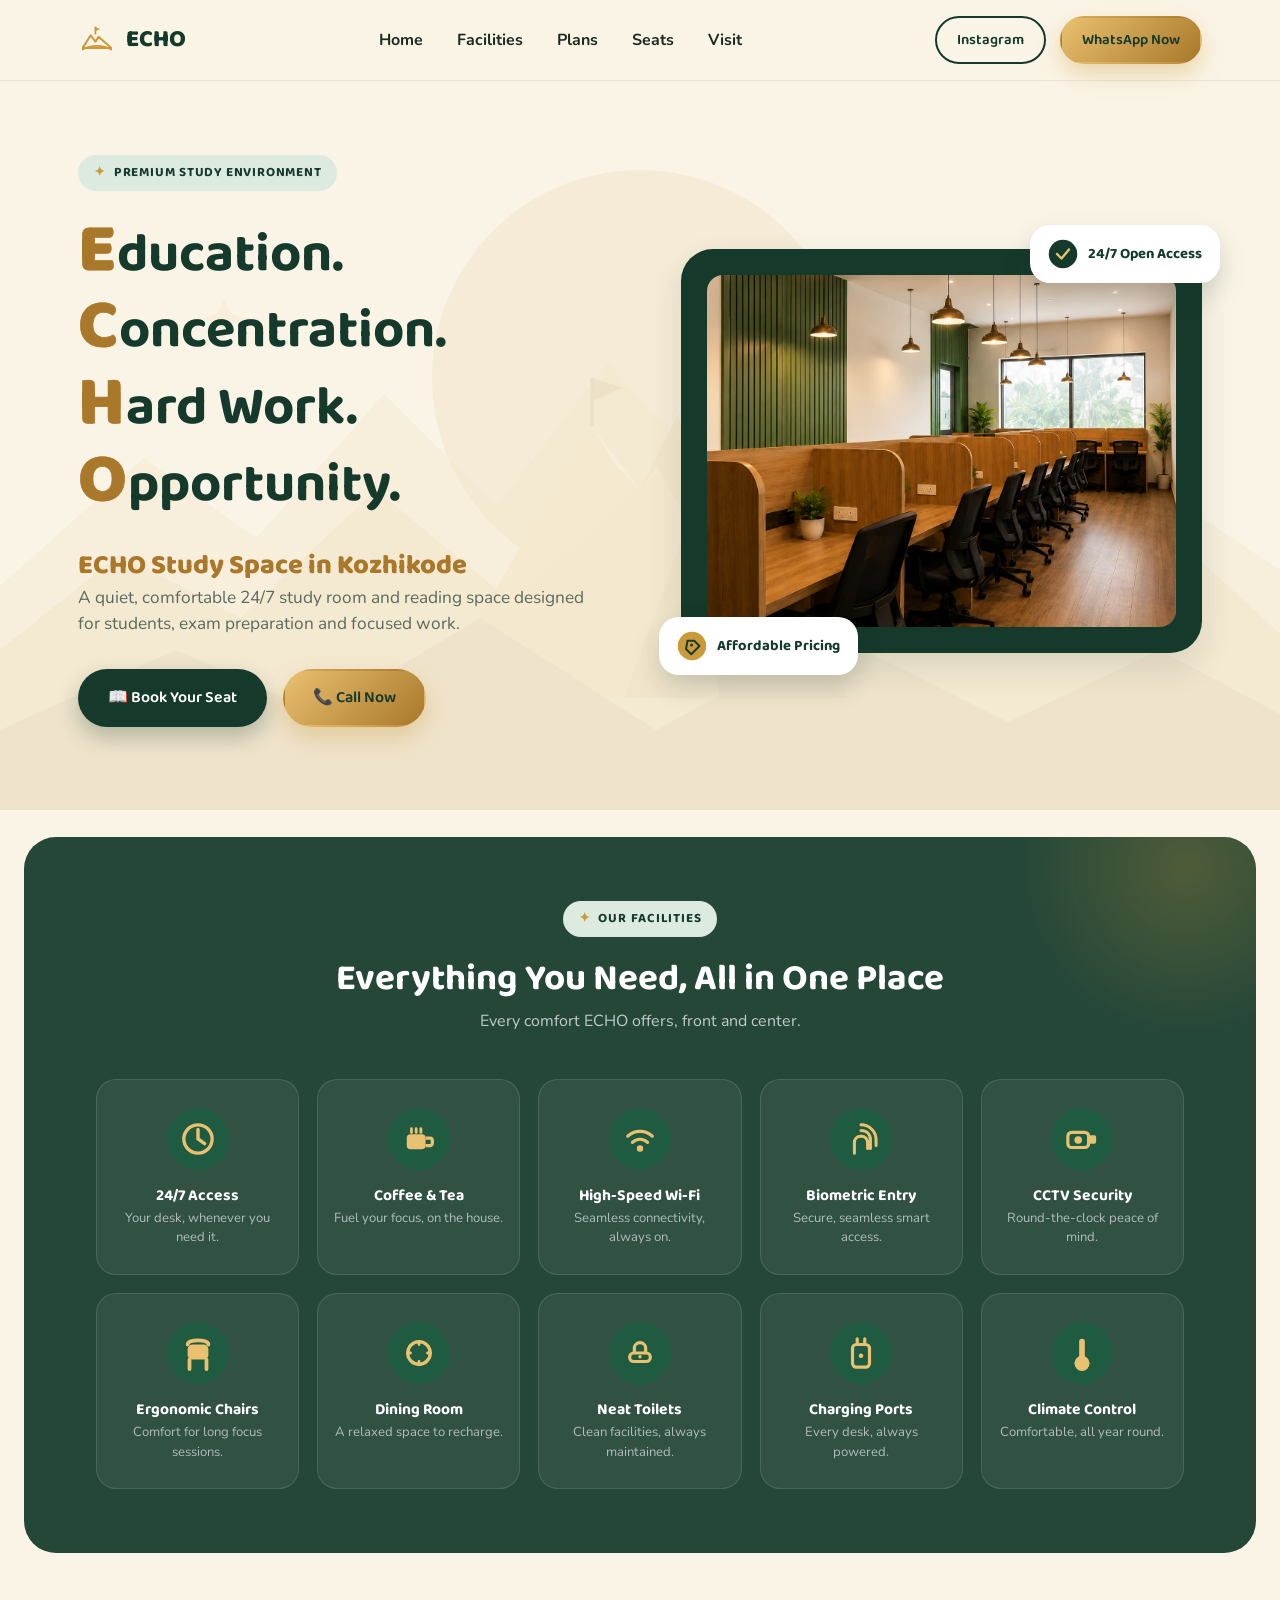
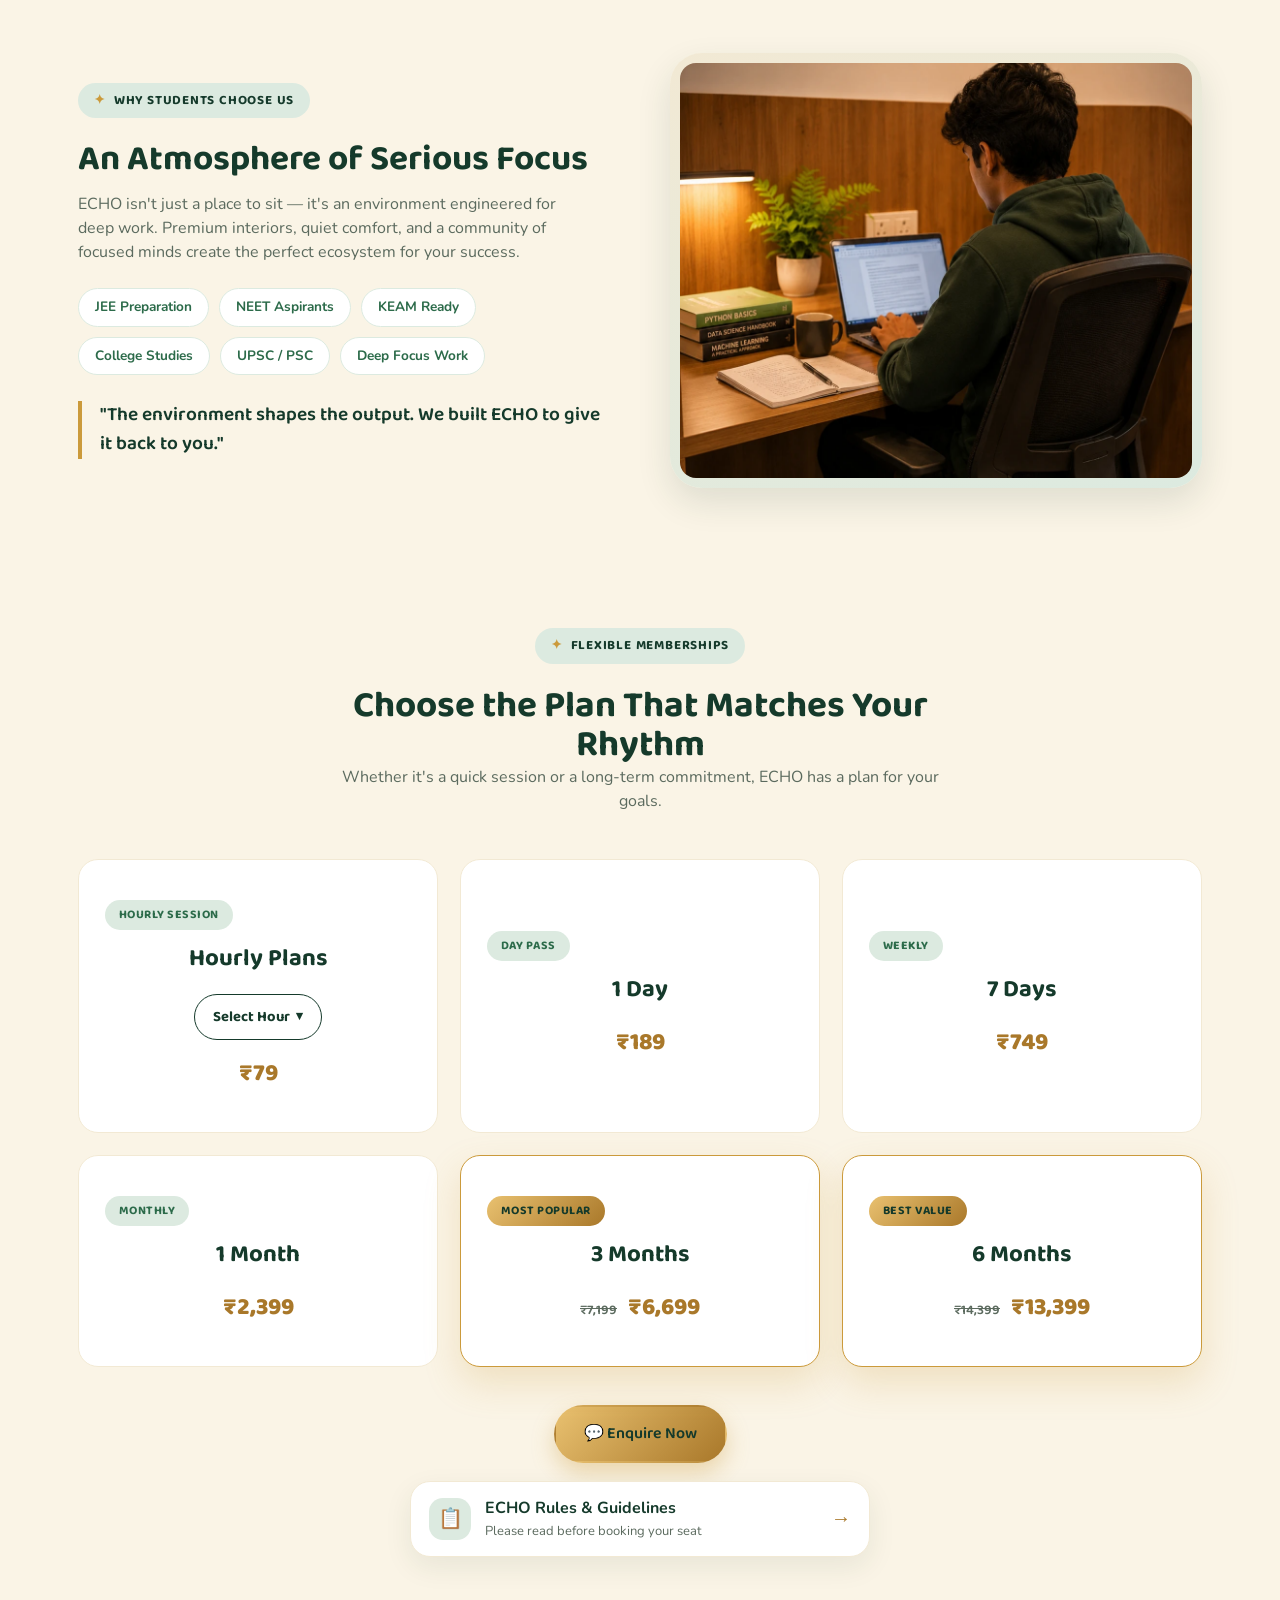
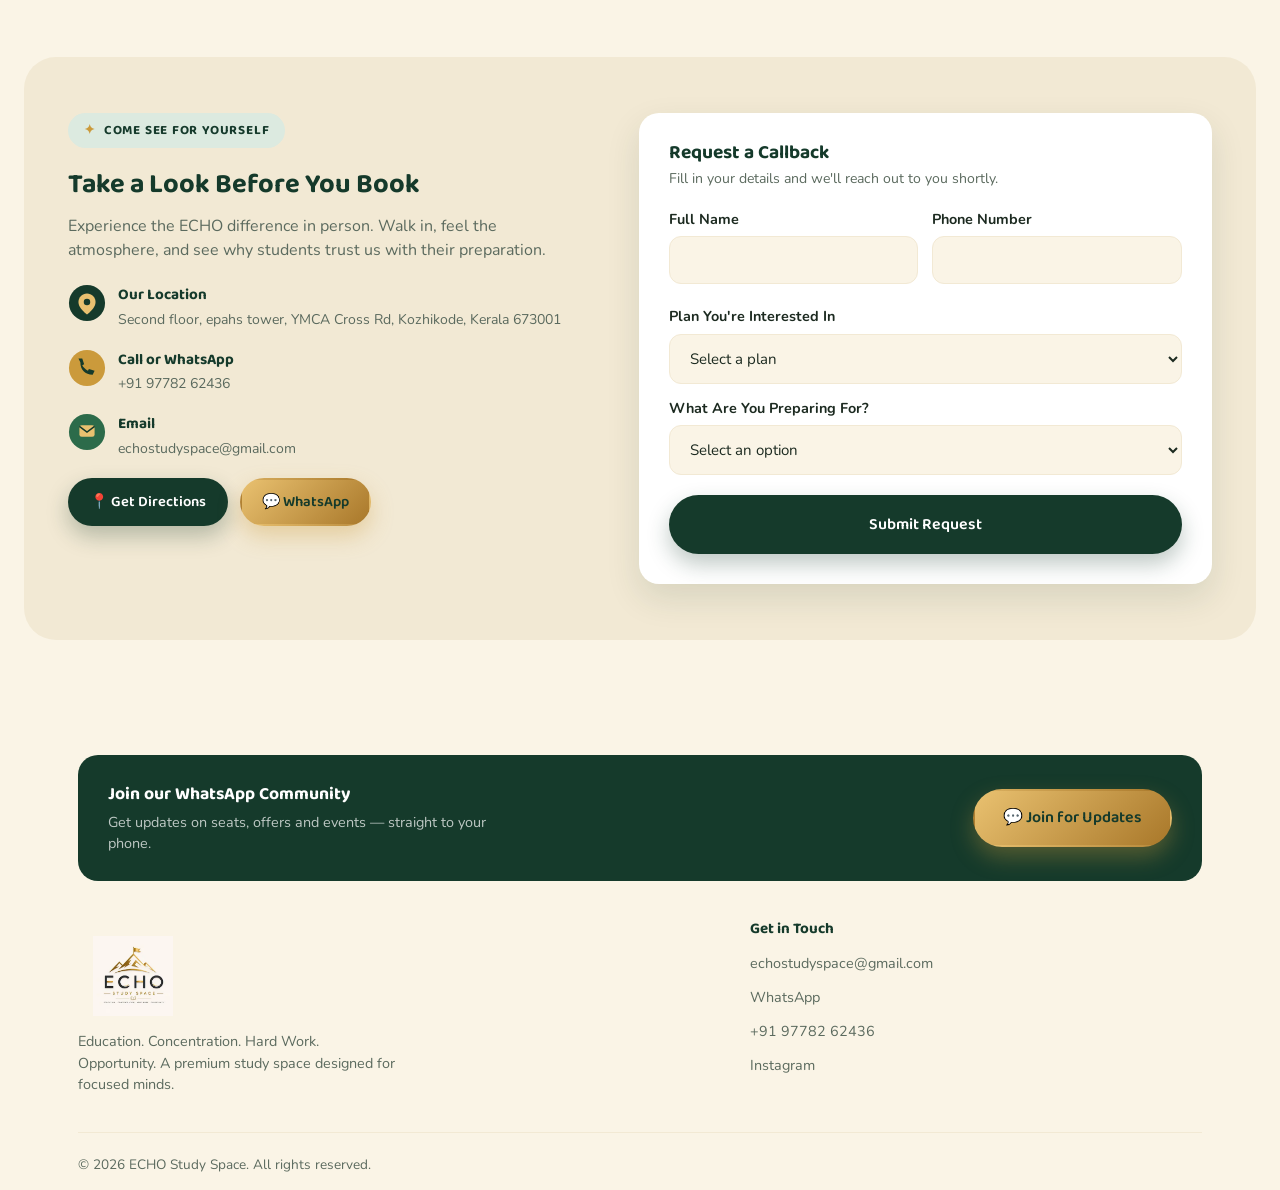
<file: index.html>
<!DOCTYPE html>
<html lang="en">
<head>
<meta charset="UTF-8">
<meta name="viewport" content="width=device-width, initial-scale=1.0">
<title>ECHO Study Space | Study Room & Reading Space in Kozhikode</title>
<meta name="description" content="ECHO Study Space in Kozhikode, Kerala — a quiet 24/7 study room and reading space with high-speed Wi-Fi, comfortable seating, charging facilities and flexible hourly, daily, weekly and monthly plans.">

<link rel="canonical" href="https://echostudyspace.in/">

<link rel="icon" type="image/webp" sizes="64x64" href="images/echo_icon_64.webp">
<link rel="apple-touch-icon" sizes="180x180" href="images/echo_icon_180.webp">
<link rel="preconnect" href="https://fonts.googleapis.com">
<link href="https://fonts.googleapis.com/css2?family=Baloo+2:wght@600;700;800&family=Nunito:wght@400;700;900&display=swap" rel="stylesheet">
<link rel="stylesheet" href="style.css">
</head>
<body>

<!-- ============ WATERMARK (fixed, behind all content) ============ -->
<div class="site-watermark" aria-hidden="true">
  <svg viewBox="0 0 1600 900" xmlns="http://www.w3.org/2000/svg">
    <!-- soft sun glow behind the range -->
    <circle cx="800" cy="360" r="260" fill="#CB9A3B" opacity="0.5"/>

    <!-- back ridge (farthest, faintest) -->
    <path d="M0 620 L180 460 L320 560 L480 380 L620 520 L760 340 L900 500 L1050 400 L1200 540 L1360 440 L1600 600 L1600 900 L0 900 Z"
          fill="#CB9A3B" opacity="0.35"/>

    <!-- mid ridge -->
    <path d="M0 700 L150 580 L300 660 L470 500 L640 640 L820 480 L980 630 L1150 520 L1320 660 L1470 560 L1600 680 L1600 900 L0 900 Z"
          fill="#CB9A3B" opacity="0.55"/>

    <!-- front / hero peak with flag, layered strokes for a structured look -->
    <path d="M540 760 L740 420 L800 500 L860 380 L900 460 L1060 760 Z"
          fill="#CB9A3B" opacity="0.85"/>
    <path d="M540 760 L740 420 L800 500 L820 470 L860 540 L780 760 Z"
          fill="#E9C170" opacity="0.55"/>
    <path d="M860 380 L900 460 L940 420 L1060 760 L900 760 L860 540 Z"
          fill="#A9782A" opacity="0.7"/>

    <!-- snow-cap highlights -->
    <path d="M770 470 L800 500 L740 420 Z" fill="#F7EBD0" opacity="0.65"/>
    <path d="M845 405 L860 380 L900 460 L878 470 Z" fill="#F7EBD0" opacity="0.6"/>

    <!-- flag on the summit -->
    <line x1="740" y1="420" x2="740" y2="360" stroke="#A9782A" stroke-width="5" opacity="0.8"/>
    <path d="M740 360l38 12-38 18z" fill="#A9782A" opacity="0.8"/>

    <!-- foreground ridge, most opaque, grounding the composition -->
    <path d="M0 800 L220 700 L400 780 L600 660 L820 800 L1040 680 L1260 790 L1450 700 L1600 780 L1600 900 L0 900 Z"
          fill="#A9782A" opacity="0.55"/>

    <!-- scattered sparkles for brand consistency -->
    <path d="M280 260l8 18 18 8-18 8-8 18-8-18-18-8 18-8z" fill="#E9C170" opacity="0.5"/>
    <path d="M1240 220l6 14 14 6-14 6-6 14-6-14-14-6 14-6z" fill="#E9C170" opacity="0.4"/>
  </svg>
</div>


<!-- ============ NAV ============ -->
<header>
  <div class="wrap">
    <nav>
      <a href="#home" class="logo">
        <svg class="blob" viewBox="0 0 48 48" fill="none">
          <path d="M6 34l10-16 6 8 4-6 16 14z" fill="none" stroke="#CB9A3B" stroke-width="2.6" stroke-linejoin="round" stroke-linecap="round"/>
          <line x1="22" y1="16" x2="22" y2="8" stroke="#CB9A3B" stroke-width="2.2" stroke-linecap="round"/>
          <path d="M22 8l6 2-6 3z" fill="#CB9A3B"/>
          <path d="M6 36c10-6 26-6 36 0" stroke="#CB9A3B" stroke-width="2.2" stroke-linecap="round" fill="none"/>
        </svg>
        ECHO
      </a>
      <ul class="nav-links">
        <li><a href="#home">Home</a></li>
        <li><a href="#facilities">Facilities</a></li>
        <li><a href="#plans">Plans</a></li>
        <li><a href="seats.html">Seats</a></li>
        <li><a href="#visit">Visit</a></li>
      </ul>
      <div class="nav-cta">
        <a class="btn btn-outline btn-sm nav-instagram-desktop" href="https://instagram.com/echostudyspace" target="_blank" rel="noopener">Instagram</a>
        <a class="btn btn-gold btn-sm nav-whatsapp-desktop" href="https://wa.me/919778262436?text=Hi%20ECHO!%20I%27d%20like%20to%20know%20more.">WhatsApp Now</a>
        <button class="menu-toggle" aria-label="Open menu" aria-expanded="false" aria-controls="mobile-drawer">
          <span></span><span></span><span></span>
        </button>
      </div>
    </nav>
  </div>
</header>

<!-- ============ MOBILE DRAWER ============ -->
<div class="drawer-overlay"></div>
  <aside class="mobile-drawer" id="mobile-drawer" aria-hidden="true" inert>
  <button class="drawer-close" aria-label="Close menu">&times;</button>
  <ul class="drawer-links">
    <li><a href="#home">Home</a></li>
    <li><a href="#facilities">Facilities</a></li>
    <li><a href="#plans">Plans</a></li>
    <li><a href="seats.html">Seats</a></li>
    <li><a href="#visit">Visit</a></li>
  </ul>
  <a class="btn btn-outline drawer-instagram" href="https://instagram.com/echostudyspace" target="_blank" rel="noopener">Instagram</a>
  <a class="btn btn-gold drawer-whatsapp" href="https://wa.me/919778262436?text=Hi%20ECHO!%20I%27d%20like%20to%20know%20more.">💬 WhatsApp Now</a>
</aside>

<main>
<!-- ============ HERO ============ -->
<section class="hero" id="home">
  <div class="wrap hero-grid">
    <div class="hero-copy reveal">
      <span class="eyebrow">Premium Study Environment</span>
      <div class="motto">
          <div class="motto-line"><span class="cap">E</span>ducation.</div>
          <div class="motto-line"><span class="cap">C</span>oncentration.</div>
          <div class="motto-line"><span class="cap">H</span>ard&nbsp;Work.</div>
          <div class="motto-line"><span class="cap">O</span>pportunity.</div>
      </div>

      <h1 class="seo-location-heading">
          ECHO Study Space in Kozhikode
      </h1>
      <p class="motto-sub">
          A quiet, comfortable 24/7 study room and reading space
          designed for students, exam preparation and focused work.
      </p>

      <div class="hero-btns">
        <a class="btn btn-primary" href="https://wa.me/919778262436?text=Hi%20ECHO!%20I%27d%20like%20to%20book%20a%20seat.">📖 Book Your Seat</a>
        <a class="btn btn-gold" href="tel:+919778262436">📞 Call Now</a>
      </div>
    </div>

    <div class="hero-art reveal">
      <div class="art-card">
        <div class="img-placeholder" style="aspect-ratio:480/360;">
          <img src="images/hero_echo_800.webp"
              srcset="images/hero_echo_480.webp 480w,
                      images/hero_echo_600.webp 600w,
                      images/hero_echo_800.webp 800w,
                      images/hero_echo_2k.webp 1254w "
              
              sizes="90vw"
              width="1254"
              height="1254"
              alt="ECHO Study Space"
              fetchpriority="high"
            >
        </div>
      </div>
      <div class="badge-float b1">
        <svg class="ico" viewBox="0 0 40 40"><circle cx="20" cy="20" r="19" fill="#153A2B"/><path d="M12 20l6 6 10-12" stroke="#E9C170" stroke-width="3.2" fill="none" stroke-linecap="round" stroke-linejoin="round"/></svg>
        24/7 Open Access
      </div>
      <div class="badge-float b2">
        <svg class="ico" viewBox="0 0 40 40"><circle cx="20" cy="20" r="19" fill="#CB9A3B"/><path d="M14 13h9l7 7-11 11-7-7z" fill="none" stroke="#153A2B" stroke-width="2.6" stroke-linejoin="round"/><circle cx="19.5" cy="18.5" r="2" fill="#153A2B"/></svg>
        Affordable Pricing
      </div>
    </div>
  </div>
</section>

<!-- ============ FACILITIES ============ -->
<section class="facilities reveal" id="facilities">
  <div class="wrap">
    <div class="section-head">
      <span class="eyebrow">Our Facilities</span>
      <h2>Everything You Need, All in One Place</h2>
      <p>Every comfort ECHO offers, front and center.</p>
    </div>
    <div class="facility-grid">
      <div class="facility-card">
        <svg class="ico-blob" viewBox="0 0 70 70"><circle cx="35" cy="35" r="33" fill="#1E5B41"/><circle cx="35" cy="35" r="15" fill="none" stroke="#E9C170" stroke-width="3.6"/><path d="M35 25v10l7 5" stroke="#E9C170" stroke-width="3.6" stroke-linecap="round" fill="none"/></svg>
        <h3>24/7 Access</h3><p>Your desk, whenever you need it.</p>
      </div>
      <div class="facility-card">
        <svg class="ico-blob" viewBox="0 0 70 70"><circle cx="35" cy="35" r="33" fill="#1E5B41"/><rect x="22" y="30" width="20" height="16" rx="4" fill="#E9C170"/><path d="M42 34h5c3 0 3 8 0 8h-5" stroke="#E9C170" stroke-width="3.5" fill="none"/><path d="M27 24v4M32 24v4M37 24v4" stroke="#E9C170" stroke-width="3" stroke-linecap="round"/></svg>
        <h3>Coffee &amp; Tea</h3><p>Fuel your focus, on the house.</p>
      </div>
      <div class="facility-card">
        <svg class="ico-blob" viewBox="0 0 70 70"><circle cx="35" cy="35" r="33" fill="#1E5B41"/><path d="M22 32a19 19 0 0 1 26 0" stroke="#E9C170" stroke-width="3.4" fill="none" stroke-linecap="round"/><path d="M27 38.5a11.5 11.5 0 0 1 16 0" stroke="#E9C170" stroke-width="3.4" fill="none" stroke-linecap="round"/><circle cx="35" cy="45" r="3.4" fill="#E9C170"/></svg>
        <h3>High-Speed Wi-Fi</h3><p>Seamless connectivity, always on.</p>
      </div>
      <div class="facility-card">
        <svg class="ico-blob" viewBox="0 0 70 70"><circle cx="35" cy="35" r="33" fill="#1E5B41"/><path d="M35 20c9 0 16 7 16 16v6" stroke="#E9C170" stroke-width="3.2" fill="none" stroke-linecap="round"/><path d="M35 26c6 0 10 4 10 10v9" stroke="#E9C170" stroke-width="3.2" fill="none" stroke-linecap="round"/><path d="M35 32a6.5 6.5 0 0 1 7 7v6" stroke="#E9C170" stroke-width="3.2" fill="none" stroke-linecap="round"/><path d="M35 32a6.5 6.5 0 0 0-7 7v11" stroke="#E9C170" stroke-width="3.2" fill="none" stroke-linecap="round"/></svg>
        <h3>Biometric Entry</h3><p>Secure, seamless smart access.</p>
      </div>
      <div class="facility-card">
        <svg class="ico-blob" viewBox="0 0 70 70"><circle cx="35" cy="35" r="33" fill="#1E5B41"/><rect x="20" y="28" width="22" height="16" rx="4" fill="none" stroke="#E9C170" stroke-width="3.4"/><circle cx="31" cy="36" r="4" fill="#E9C170"/><rect x="42" y="31" width="8" height="9" rx="2" fill="#E9C170"/></svg>
        <h3>CCTV Security</h3><p>Round-the-clock peace of mind.</p>
      </div>
      <div class="facility-card">
        <svg class="ico-blob" viewBox="0 0 70 70"><circle cx="35" cy="35" r="33" fill="#1E5B41"/><rect x="24" y="26" width="22" height="16" rx="5" fill="#E9C170"/><path d="M26 42v10M44 42v10" stroke="#E9C170" stroke-width="4" stroke-linecap="round"/><path d="M24 26c0-6 22-6 22 0" stroke="#E9C170" stroke-width="4" fill="none" stroke-linecap="round"/></svg>
        <h3>Ergonomic Chairs</h3><p>Comfort for long focus sessions.</p>
      </div>
      <div class="facility-card">
        <svg class="ico-blob" viewBox="0 0 70 70"><circle cx="35" cy="35" r="33" fill="#1E5B41"/><circle cx="35" cy="35" r="12" fill="none" stroke="#E9C170" stroke-width="3.5"/><path d="M35 23v3M35 44v3M23 35h3M44 35h3" stroke="#E9C170" stroke-width="3" stroke-linecap="round"/></svg>
        <h3>Dining Room</h3><p>A relaxed space to recharge.</p>
      </div>
      <div class="facility-card">
        <svg class="ico-blob" viewBox="0 0 70 70"><circle cx="35" cy="35" r="33" fill="#1E5B41"/><rect x="24" y="35" width="22" height="9" rx="4.5" fill="none" stroke="#E9C170" stroke-width="3.4"/><path d="M29 35v-5a6 6 0 0 1 12 0v5" stroke="#E9C170" stroke-width="3.4" fill="none"/><circle cx="35" cy="39" r="1.8" fill="#E9C170"/></svg>
        <h3>Neat Toilets</h3><p>Clean facilities, always maintained.</p>
      </div>
      <div class="facility-card">
        <svg class="ico-blob" viewBox="0 0 70 70"><circle cx="35" cy="35" r="33" fill="#1E5B41"/><rect x="26" y="26" width="18" height="24" rx="4" fill="none" stroke="#E9C170" stroke-width="3.4"/><path d="M31 24v-4M39 24v-4" stroke="#E9C170" stroke-width="3.4" stroke-linecap="round"/><circle cx="35" cy="38" r="2.4" fill="#E9C170"/></svg>
        <h3>Charging Ports</h3><p>Every desk, always powered.</p>
      </div>
      <div class="facility-card">
        <svg class="ico-blob" viewBox="0 0 70 70"><circle cx="35" cy="35" r="33" fill="#1E5B41"/><rect x="32" y="20" width="6" height="22" rx="3" fill="#E9C170"/><circle cx="35" cy="46" r="8" fill="#E9C170"/></svg>
        <h3>Climate Control</h3><p>Comfortable, all year round.</p>
      </div>
    </div>
  </div>
</section>

<!-- ============ WHY ECHO ============ -->
<section class="why" id="why">
  <div class="wrap why-grid">
    <div class="reveal">
      <span class="eyebrow">Why Students Choose Us</span>
      <h2 style="font-size:clamp(1.6rem,3vw,2.2rem); margin-bottom:14px;">An Atmosphere of Serious Focus</h2>
      <p style="color:var(--ink-soft); max-width:480px;">ECHO isn't just a place to sit — it's an environment engineered for deep work. Premium interiors, quiet comfort, and a community of focused minds create the perfect ecosystem for your success.</p>
      <div class="tag-cloud">
        <span class="tag">JEE Preparation</span>
        <span class="tag">NEET Aspirants</span>
        <span class="tag">KEAM Ready</span>
        <span class="tag">College Studies</span>
        <span class="tag">UPSC / PSC</span>
        <span class="tag">Deep Focus Work</span>
      </div>
      <p class="quote">"The environment shapes the output. We built ECHO to give it back to you."</p>
    </div>
    <div class="why-art reveal">
      <div class="img-placeholder" style="aspect-ratio:420/340;">
        <img
            src="images/student_echo_800.webp"
            srcset="images/student_echo_480.webp 480w,
                    images/student_echo_800.webp 800w,
                    images/student_echo_2k.webp 1056w "

            sizes="90vw"
            width="1056"
            height="972"
            alt="Students studying at ECHO Study Space"
            loading="lazy"
        >
      </div>
    </div>
  </div>
</section>

<!-- ============ PLANS ============ -->
<section class="plans" id="plans">
  <div class="wrap">
    <div class="section-head">
      <span class="eyebrow">Flexible Memberships</span>
      <h2 style="color:var(--green-deep);">Choose the Plan That Matches Your Rhythm</h2>
      <p style="color:var(--ink-soft);">Whether it's a quick session or a long-term commitment, ECHO has a plan for your goals.</p>
    </div>
    <div class="plans-grid">

      <div class="plan-card hourly-card reveal">
        <span class="plan-tag">Hourly Session</span>
        <h3>Hourly Plans</h3>
        <button type="button" class="select-hour-btn">
          <span class="select-hour-label">Select Hour</span> <span class="chevron">▾</span>
        </button>
        <div class="hour-options" hidden>
          <button type="button" class="hour-btn active" data-hours="3" data-price="79">3 Hour</button>
          <button type="button" class="hour-btn" data-hours="7" data-price="139">7 Hour</button>
          <button type="button" class="hour-btn" data-hours="12" data-price="169">12 Hour</button>
        </div>
        <div class="plan-price">₹<span class="hourly-price-value">79</span></div>
      </div>

      <div class="plan-card reveal">
        <span class="plan-tag">Day Pass</span>
        <h3>1 Day</h3>
        <div class="plan-price">₹189</div>
      </div>

      <div class="plan-card reveal">
        <span class="plan-tag">Weekly</span>
        <h3>7 Days</h3>
        <div class="plan-price">₹749</div>
      </div>

      <div class="plan-card reveal">
        <span class="plan-tag">Monthly</span>
        <h3>1 Month</h3>
        <div class="plan-price">₹2,399</div>
      </div>

      <div class="plan-card featured reveal">
        <span class="plan-tag">Most Popular</span>
        <h3>3 Months</h3>
        <div class="plan-price"><span class="strike">₹7,199</span> ₹6,699</div>
      </div>

      <div class="plan-card featured reveal">
        <span class="plan-tag">Best Value</span>
        <h3>6 Months</h3>
        <div class="plan-price"><span class="strike">₹14,399</span> ₹13,399</div>
      </div>

    </div>

    <div style="text-align:center; margin-top:38px;">
      <a class="btn btn-gold" href="https://wa.me/919778262436?text=Hi%20ECHO!%20I%27d%20like%20to%20enquire%20about%20a%20plan.">💬 Enquire Now</a>
    </div>
    <div class="rules-trigger-wrap">
      <button type="button" class="rules-trigger" id="rules-open">
        <span class="rules-trigger-icon">📋</span>
        <span>
          <strong>ECHO Rules &amp; Guidelines</strong>
          <small>Please read before booking your seat</small>
        </span>
        <span class="rules-arrow">→</span>
      </button>
    </div>

  </div>
</section>

<!-- ============ RULES DIALOG ============ -->

<dialog id="rules-dialog" class="rules-dialog" aria-labelledby="rules-dialog-title">

  <div class="rules-dialog-content">

    <div class="rules-dialog-header">
      <div>
        <p class="rules-label">ECHO STUDY SPACE</p>
        <h2 id="rules-dialog-title">ECHO Rules &amp; Guidelines</h2>
      </div>

      <button type="button"
              class="rules-close"
              id="rules-close"
              aria-label="Close rules">
        &times;
      </button>
    </div>

    <div class="rules-body">
      
      <h3>Important Disclosures</h3>

      <ul>
        <li>
          <strong>No Refund Policy:</strong>
          Fees once paid are non-refundable.
        </li>

        <li>
          <strong>Personal Belongings:</strong>
          ECHO Management is not responsible for the loss, or damage of personal belongings.
        </li>

        <li>
          <strong>Property Damage:</strong>
          Any damage to the property, furniture, equipment or other facilities of Echostudyspace will be charged to the responsible person, along with a fine if applicable.
        </li>
      </ul>

      <h3>General Rules</h3>

      <ol>
        <li>Maintain strict silence inside the study area.</li>
        <li>Keep phones on silent mode.</li>
        <li>Do not use or share another member's membership or plan.</li>
        <li>Use only your assigned seat and plan.</li>
        <li>Respect fellow members and maintain a focused environment.</li>
      </ol>
      
      <h3>Additional</h3>
      
      <ol>
        <li>Do not leave waste on desks and Keep your cabins clean.</li>
        <li>Return chairs to their proper positions after use.</li>
        <li>Close doors gently.</li>
        <li>Wash cups after every use.</li>
        <li>Do not share Wi-Fi passwords with outsiders.</li>
        <li>Report any maintenance issues to the management and Cooperate with cleaning staffs..</li>
      </ol>

    </div>

  </div>

</dialog>

<!-- ============ VISIT / CONTACT ============ -->
<section class="visit reveal" id="visit">
  <div class="visit-grid">
    <div class="visit-info">
      <span class="eyebrow">Come See For Yourself</span>
      <h2>Take a Look Before You Book</h2>
      <p>Experience the ECHO difference in person. Walk in, feel the atmosphere, and see why students trust us with their preparation.</p>

      <div class="info-row">
        <svg class="ico-circle" viewBox="0 0 40 40"><circle cx="20" cy="20" r="19" fill="#153A2B"/><path d="M20 10c-5 0-9 4-9 9 0 7 9 13 9 13s9-6 9-13c0-5-4-9-9-9z" fill="#E9C170"/><circle cx="20" cy="19" r="3.4" fill="#153A2B"/></svg>
        <div><strong>Our Location</strong><span>Second floor, epahs tower, YMCA Cross Rd, Kozhikode, Kerala 673001</span></div>
      </div>
      <div class="info-row">
        <svg class="ico-circle" viewBox="0 0 40 40"><circle cx="20" cy="20" r="19" fill="#CB9A3B"/><path d="M13 14c0 8 5 13 13 13l2-4-6-2-1 2c-3-2-5-4-6-6l2-1-2-6h-4z" fill="#153A2B"/></svg>
        <div><strong>Call or WhatsApp</strong><span>+91 97782 62436</span></div>
      </div>
      <div class="info-row">
        <svg class="ico-circle" viewBox="0 0 40 40"><circle cx="20" cy="20" r="19" fill="#2C6B4A"/><rect x="12" y="13" width="16" height="12" rx="2.4" fill="#E9C170"/><path d="M12 14l8 6 8-6" stroke="#153A2B" stroke-width="1.6" fill="none"/></svg>
        <div><strong>Email</strong><span>echostudyspace@gmail.com</span></div>
      </div>

      <div class="visit-btns">
        <a class="btn btn-primary btn-sm" href="https://maps.app.goo.gl/7n6Gf7M9T4QPDsS28">📍 Get Directions</a>
        <a class="btn btn-gold btn-sm" href="https://wa.me/919778262436">💬 WhatsApp</a>
      </div>
    </div>

    <div class="form-card">
      <h3>Request a Callback</h3>
      <p>Fill in your details and we'll reach out to you shortly.</p>

      <form id="callback-form" action="https://formspree.io/f/myezyore" method="POST">
        <div class="form-row">

          <div class="form-group">
            <label for="name">Full Name</label>
            <input
              id="name"
              name="name"
              type="text"
              autocomplete="name"
              data-fs-field
              required
            >
          </div>

          <div class="form-group">
            <label for="phone">Phone Number</label>
            <input
              id="phone"
              name="phone"
              type="tel"
              autocomplete="tel"
              data-fs-field
              required
            >
          </div>

        </div>

        <div class="form-group">
          <label for="plan">Plan You're Interested In</label>

          <select id="plan" name="plan" data-fs-field required>
            <option value="" selected disabled>Select a plan</option>
            <option value="hourly">Hourly Plans</option>
            <option value="1_day">1 Day</option>
            <option value="7_days">7 Days</option>
            <option value="1_month">1 Month</option>
            <option value="3_months">3 Months</option>
            <option value="6_months">6 Months</option>
          </select>
        </div>

        <div class="form-group">
          <label for="preparing">What Are You Preparing For?</label>

          <select id="preparing" name="preparing" data-fs-field required>
            <option value="" selected disabled>Select an option</option>
            <option value="jee-preparation">JEE Preparation</option>
            <option value="neet-preparation">NEET Preparation</option>
            <option value="keam-preparation">KEAM Preparation</option>
            <option value="upsc-psc">UPSC / PSC</option>
            <option value="college-studies">College Studies</option>
            <option value="other">Other</option>
          </select>
        </div>

        <button
          type="submit"
          class="btn btn-primary"
          data-fs-submit-btn
        >
          Submit Request
        </button>

      </form>
    </div>
  </div>
</section>
</main>

<!-- ============ FOOTER ============ -->
<footer>
  <div class="wrap">

    <div class="footer-community">
      <div class="footer-community-text">
        <strong>Join our WhatsApp Community</strong>
        <p>Get updates on seats, offers and events — straight to your phone.</p>
      </div>
      <a class="btn btn-gold" href="https://chat.whatsapp.com/J5gV5vC45oy4wwCh6PoMEx" target="_blank" rel="noopener">💬 Join for Updates</a>
    </div>

    <div class="footer-grid">
      <div>
        <div class="footer-logo">
          <img src="images/logo_echo.webp" alt="ECHO LOGO">
        </div>
        <p>Education. Concentration. Hard Work. Opportunity. A premium study space designed for focused minds.</p>
      </div>
      <div>
        <h4>Get in Touch</h4>
        <ul>
          <li><a href="mailto:echostudyspace@gmail.com">echostudyspace@gmail.com</a></li>
          <li><a href="https://wa.me/919778262436">WhatsApp</a></li>
          <li><a href="tel:+919778262436">+91 97782 62436</a></li>
          <li><a href="https://instagram.com/echostudyspace" target="_blank" rel="noopener">Instagram</a></li>
        </ul>
      </div>
    </div>
    <div class="footer-bottom">
      <span>© 2026 ECHO Study Space. All rights reserved.</span>
    </div>
  </div>
</footer>

<script>
  // mobile drawer menu
  const menuToggle = document.querySelector('.menu-toggle');
  const drawer = document.querySelector('.mobile-drawer');
  const overlay = document.querySelector('.drawer-overlay');
  const drawerClose = document.querySelector('.drawer-close');
  const drawerLinks = document.querySelectorAll('.drawer-links a, .drawer-whatsapp, .drawer-instagram');

  function openDrawer(){
    drawer.classList.add('open');
    overlay.classList.add('open');
    drawer.setAttribute('aria-hidden', 'false');
    drawer.removeAttribute('inert');
    menuToggle.setAttribute('aria-expanded', 'true');
    document.body.classList.add('no-scroll');
  }
  function closeDrawer(){
    drawer.classList.remove('open');
    overlay.classList.remove('open');
    drawer.setAttribute('aria-hidden', 'true');
    drawer.setAttribute('inert', '');
    menuToggle.setAttribute('aria-expanded', 'false');
    document.body.classList.remove('no-scroll');
  }

  menuToggle?.addEventListener('click', openDrawer);
  drawerClose?.addEventListener('click', closeDrawer);
  overlay?.addEventListener('click', closeDrawer);
  drawerLinks.forEach(a => a.addEventListener('click', closeDrawer));

  // safety net: if the viewport is resized back to desktop while the
  // drawer is open, force it closed so it never gets stuck open
  const desktopQuery = window.matchMedia('(min-width: 981px)');
  function handleViewportChange(e){
    if (e.matches) closeDrawer();
  }
  desktopQuery.addEventListener('change', handleViewportChange);

 
  // hourly session selector
    const selectHourBtn = document.querySelector('.select-hour-btn');
    const hourOptions = document.querySelector('.hour-options');
    const selectHourLabel = document.querySelector('.select-hour-label');
    const hourButtons = document.querySelectorAll('.hour-btn');
    const hourlyPriceEl = document.querySelector('.hourly-price-value');

    selectHourBtn?.addEventListener('click', () => {
      const isOpen = !hourOptions.hidden;
      hourOptions.hidden = isOpen;
      selectHourBtn.classList.toggle('open', !isOpen);
    });

    hourButtons.forEach(btn => {
      btn.addEventListener('click', () => {
        hourButtons.forEach(b => b.classList.remove('active'));
        btn.classList.add('active');
        if (hourlyPriceEl) hourlyPriceEl.textContent = btn.dataset.price;
        if (selectHourLabel) selectHourLabel.textContent = btn.dataset.hours + ' Hour';
        hourOptions.hidden = true;
        selectHourBtn.classList.remove('open');
      });
    });

  // scroll reveal
  const io = new IntersectionObserver((entries) => {
    entries.forEach(e => { if (e.isIntersecting) { e.target.classList.add('in'); io.unobserve(e.target); } });
  }, { threshold: 0.15 });
  document.querySelectorAll('.reveal').forEach(el => io.observe(el));

  // Rules & Guidelines modal
  const rulesDialog = document.getElementById("rules-dialog");
  const rulesOpen = document.getElementById("rules-open");
  const rulesClose = document.getElementById("rules-close");

  if (rulesDialog && rulesOpen && rulesClose) {

    rulesOpen.addEventListener("click", () => {
      rulesDialog.showModal();
    });

    rulesClose.addEventListener("click", () => {
      rulesDialog.close();
    });

    rulesDialog.addEventListener("click", (event) => {
      if (event.target === rulesDialog) {
        rulesDialog.close();
      }
    });

  }
</script>

</body>
</html>
</file>
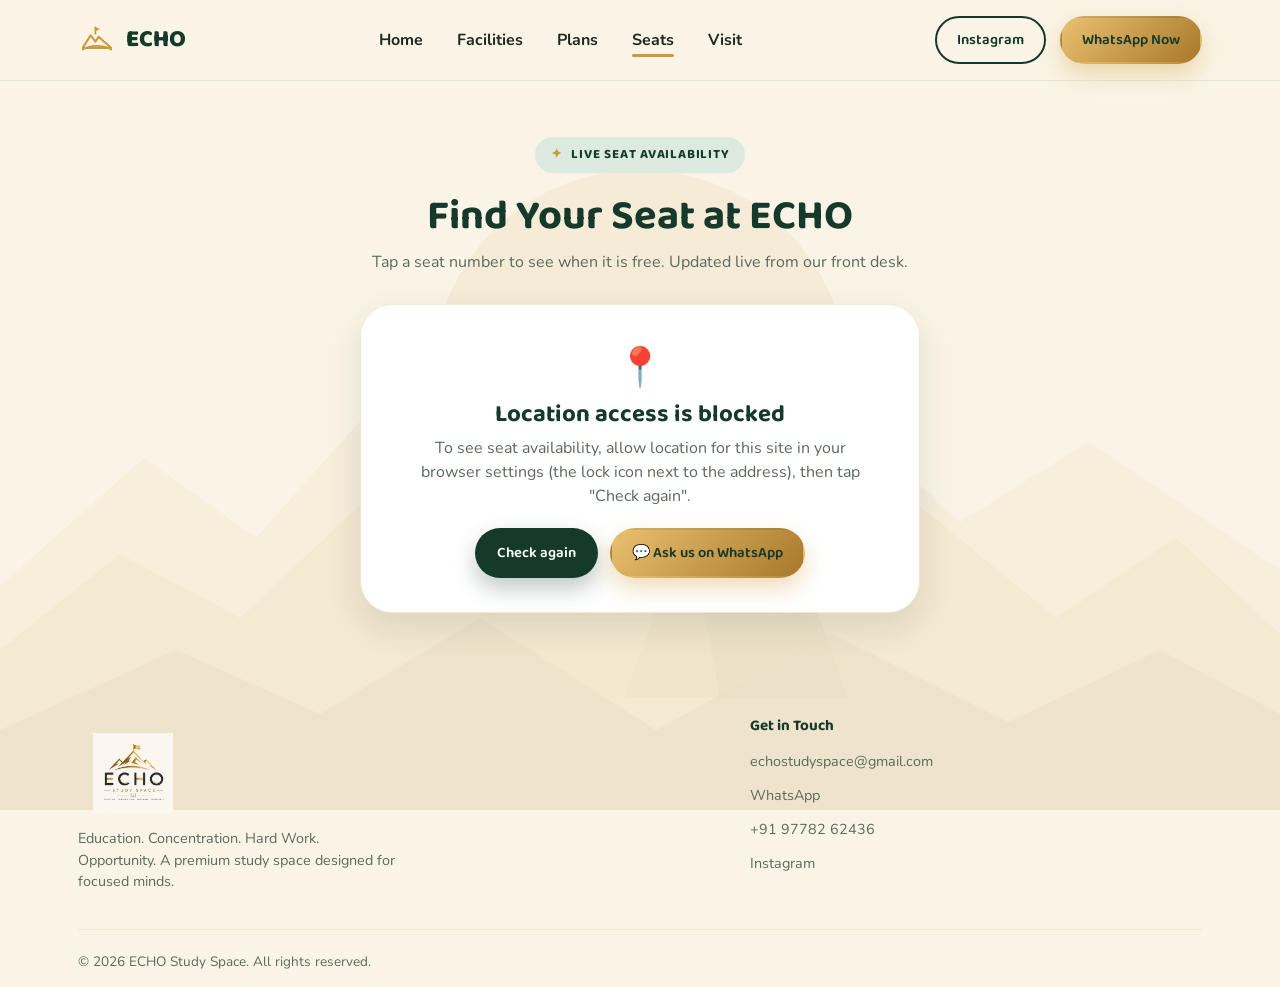
<file: seats.html>
<!DOCTYPE html>
<html lang="en">
<head>
<meta charset="UTF-8">
<meta name="viewport" content="width=device-width, initial-scale=1.0">
<title>Seat Availability | ECHO Study Space Kozhikode</title>
<meta name="description" content="Live seat availability at ECHO Study Space, Kozhikode. Visible to visitors within 5 km of the study centre.">
<meta name="robots" content="noindex">
<link rel="canonical" href="https://echostudyspace.in/seats.html">

<link rel="icon" type="image/webp" sizes="64x64" href="images/echo_icon_64.webp">
<link rel="apple-touch-icon" sizes="180x180" href="images/echo_icon_180.webp">
<link rel="preconnect" href="https://fonts.googleapis.com">
<link href="https://fonts.googleapis.com/css2?family=Baloo+2:wght@600;700;800&family=Nunito:wght@400;700;900&display=swap" rel="stylesheet">
<link rel="stylesheet" href="style.css">
<link rel="stylesheet" href="seats.css">
</head>
<body class="seats-body">

<div class="site-watermark" aria-hidden="true">
  <svg viewBox="0 0 1600 900" xmlns="http://www.w3.org/2000/svg">
    <circle cx="800" cy="360" r="260" fill="#CB9A3B" opacity="0.5"/>
    <path d="M0 620 L180 460 L320 560 L480 380 L620 520 L760 340 L900 500 L1050 400 L1200 540 L1360 440 L1600 600 L1600 900 L0 900 Z" fill="#CB9A3B" opacity="0.35"/>
    <path d="M0 700 L150 580 L300 660 L470 500 L640 640 L820 480 L980 630 L1150 520 L1320 660 L1470 560 L1600 680 L1600 900 L0 900 Z" fill="#CB9A3B" opacity="0.55"/>
    <path d="M540 760 L740 420 L800 500 L860 380 L900 460 L1060 760 Z" fill="#CB9A3B" opacity="0.85"/>
    <path d="M540 760 L740 420 L800 500 L820 470 L860 540 L780 760 Z" fill="#E9C170" opacity="0.55"/>
    <path d="M860 380 L900 460 L940 420 L1060 760 L900 760 L860 540 Z" fill="#A9782A" opacity="0.7"/>
    <path d="M0 800 L220 700 L400 780 L600 660 L820 800 L1040 680 L1260 790 L1450 700 L1600 780 L1600 900 L0 900 Z" fill="#A9782A" opacity="0.55"/>
  </svg>
</div>

<!-- ============ NAV ============ -->
<header>
  <div class="wrap">
    <nav>
      <a href="index.html#home" class="logo">
        <svg class="blob" viewBox="0 0 48 48" fill="none">
          <path d="M6 34l10-16 6 8 4-6 16 14z" fill="none" stroke="#CB9A3B" stroke-width="2.6" stroke-linejoin="round" stroke-linecap="round"/>
          <line x1="22" y1="16" x2="22" y2="8" stroke="#CB9A3B" stroke-width="2.2" stroke-linecap="round"/>
          <path d="M22 8l6 2-6 3z" fill="#CB9A3B"/>
          <path d="M6 36c10-6 26-6 36 0" stroke="#CB9A3B" stroke-width="2.2" stroke-linecap="round" fill="none"/>
        </svg>
        ECHO
      </a>
      <ul class="nav-links">
        <li><a href="index.html#home">Home</a></li>
        <li><a href="index.html#facilities">Facilities</a></li>
        <li><a href="index.html#plans">Plans</a></li>
        <li><a href="seats.html" aria-current="page" class="nav-current">Seats</a></li>
        <li><a href="index.html#visit">Visit</a></li>
      </ul>
      <div class="nav-cta">
        <a class="btn btn-outline btn-sm nav-instagram-desktop" href="https://instagram.com/echostudyspace" target="_blank" rel="noopener">Instagram</a>
        <a class="btn btn-gold btn-sm nav-whatsapp-desktop" href="https://wa.me/919778262436?text=Hi%20ECHO!%20I%27d%20like%20to%20know%20more.">WhatsApp Now</a>
        <button class="menu-toggle" aria-label="Open menu" aria-expanded="false" aria-controls="mobile-drawer">
          <span></span><span></span><span></span>
        </button>
      </div>
    </nav>
  </div>
</header>

<!-- ============ MOBILE DRAWER ============ -->
<div class="drawer-overlay"></div>
<aside class="mobile-drawer" id="mobile-drawer" aria-hidden="true" inert>
  <button class="drawer-close" aria-label="Close menu">&times;</button>
  <ul class="drawer-links">
    <li><a href="index.html#home">Home</a></li>
    <li><a href="index.html#facilities">Facilities</a></li>
    <li><a href="index.html#plans">Plans</a></li>
    <li><a href="seats.html">Seats</a></li>
    <li><a href="index.html#visit">Visit</a></li>
  </ul>
  <a class="btn btn-outline drawer-instagram" href="https://instagram.com/echostudyspace" target="_blank" rel="noopener">Instagram</a>
  <a class="btn btn-gold drawer-whatsapp" href="https://wa.me/919778262436?text=Hi%20ECHO!%20I%27d%20like%20to%20know%20more.">💬 WhatsApp Now</a>
</aside>

<main class="seats-main">
  <section class="seats-section">
    <div class="wrap">
      <div class="section-head seats-head">
        <span class="eyebrow">Live Seat Availability</span>
        <h1 class="seats-title">Find Your Seat at ECHO</h1>
        <p>Tap a seat number to see when it is free. Updated live from our front desk.</p>
      </div>

      <!-- ===== Geofence gate ===== -->
      <div id="geo-panel" class="geo-panel" data-state="checking" role="status" aria-live="polite">
        <div class="geo-icon" aria-hidden="true">📍</div>
        <h2 id="geo-title">Checking your location…</h2>
        <p id="geo-text">Seat availability is shown to visitors within <span class="js-radius">5</span> km of ECHO. Please allow location access when your browser asks.</p>
        <div class="geo-actions">
          <button type="button" id="geo-retry" class="btn btn-primary btn-sm" hidden>Check again</button>
          <a id="geo-wa" class="btn btn-gold btn-sm" hidden href="#">💬 Ask us on WhatsApp</a>
        </div>
      </div>

      <!-- ===== Seat map (hidden until geofence passes) ===== -->
      <div id="seat-app" class="seat-app" hidden>
        <div id="demo-ribbon" class="demo-ribbon" hidden>Demo data — connect Supabase in <code>config.js</code> to show real seats.</div>

        <div class="seat-topbar">
          <div class="seat-legend" id="seat-legend" role="group" aria-label="Filter seats by status"></div>
          <div class="seat-meta">
            <span id="seat-updated" class="seat-updated"></span>
            <button type="button" id="seat-refresh" class="btn btn-outline btn-sm">↻ Refresh</button>
          </div>
        </div>

        <div class="seat-key" aria-label="What the amber seats on the map mean">
          <span class="seat-key-title">On the map</span>
          <span class="key-item"><i class="swatch expiring_soon" aria-hidden="true"></i><span class="key-text"><b>Expiring soon</b><span>Plan ending, seat will be free</span></span></span>
          <span class="key-item"><i class="swatch expiring_next" aria-hidden="true"></i><span class="key-text"><b>Expiring · next booked</b><span>Plan ending, already taken next</span></span></span>
        </div>

        <div id="seat-error" class="seat-error" hidden></div>

        <div class="hall">
          <div class="hall-label">Study Hall</div>
          <div id="seat-grid" class="seat-sections" aria-label="Seats by section"></div>
        </div>
      </div>
    </div>
  </section>
</main>

<!-- ============ SEAT DETAIL DIALOG ============ -->
<dialog id="seat-dialog" class="seat-dialog" aria-labelledby="seat-dialog-title">
  <div class="seat-dialog-content">
    <div class="seat-dialog-header">
      <div>
        <p class="rules-label">ECHO STUDY SPACE</p>
        <h2 id="seat-dialog-title">Seat 1</h2>
      </div>
      <button type="button" class="rules-close" id="seat-dialog-close" aria-label="Close">&times;</button>
    </div>
    <div id="seat-dialog-body" class="seat-dialog-body"></div>
  </div>
</dialog>

<footer>
  <div class="wrap">
    <div class="footer-grid">
      <div>
        <div class="footer-logo"><img src="images/logo_echo.webp" alt="ECHO LOGO"></div>
        <p>Education. Concentration. Hard Work. Opportunity. A premium study space designed for focused minds.</p>
      </div>
      <div>
        <h4>Get in Touch</h4>
        <ul>
          <li><a href="mailto:echostudyspace@gmail.com">echostudyspace@gmail.com</a></li>
          <li><a href="https://wa.me/919778262436">WhatsApp</a></li>
          <li><a href="tel:+919778262436">+91 97782 62436</a></li>
          <li><a href="https://instagram.com/echostudyspace" target="_blank" rel="noopener">Instagram</a></li>
        </ul>
      </div>
    </div>
    <div class="footer-bottom">
      <span>© 2026 ECHO Study Space. All rights reserved.</span>
    </div>
  </div>
</footer>

<script src="config.js"></script>
<script src="seats.js"></script>
</body>
</html>
</file>
<file: style.css>
:root{
    --cream:#FAF4E6;
    --cream-2:#F2E9D4;
    --green-deep:#153A2B;
    --green-mid:#2C6B4A;
    --green-soft:#DCEAE0;
    --gold:#CB9A3B;
    --gold-light:#E9C170;
    --gold-deep:#A9782A;
    --ink:#1C2A20;
    --ink-soft:#5B6A5E;
    --white:#FFFFFF;
    --radius-lg: 32px;
    --radius-md: 20px;
    --radius-sm: 14px;
    --shadow: 0 14px 34px rgba(21,58,43,0.12);
  }
  *{box-sizing:border-box; margin:0; padding:0;}
  html{scroll-behavior:smooth; overflow-x:hidden; -webkit-overflow-scrolling:touch;}  
  body{
    font-family:'Nunito', sans-serif;
    background:var(--cream);
    color:var(--ink);
    line-height:1.5;
  }
  h1,h2,h3,h4,.display{
    font-family:'Baloo 2', sans-serif;
    color:var(--green-deep);
    line-height:1.08;
  }
  a{text-decoration:none; color:inherit;}
  ul{list-style:none;}
  img,svg{display:block; max-width:100%;}
  .wrap{max-width:1180px; margin:0 auto; padding:0 28px;}
  section{position:relative;}
  body.no-scroll{overflow:hidden;}

  /* ---------- watermark (fixed background, stays put on scroll) --------- */
  .site-watermark{
    position:fixed; inset:0; z-index:0; pointer-events:none;
    display:flex; align-items:center; justify-content:center; overflow:hidden;
    will-change:transform;
  }
  .site-watermark svg{
    width:min(1500px, 145vw); height:auto; opacity:0.16;
  }
  /* every real section of the page sits above the watermark
     (header is excluded here on purpose — it already sets its own
     position:sticky + z-index below, and this rule would override it) */
  body > section, body > footer{ position:relative; z-index:1; }

  /* ---------- reveal animation ---------- */
  .reveal{opacity:0; transform:translateY(24px); transition:opacity .7s ease, transform .7s ease;}
  .reveal.in{opacity:1; transform:translateY(0);}
  @media (prefers-reduced-motion: reduce){
    .reveal{opacity:1; transform:none; transition:none;}
  }

  /* ---------- buttons ---------- */
  .btn{
    display:inline-flex; align-items:center; gap:10px;
    padding:15px 28px; border-radius:999px; font-family:'Baloo 2';
    font-weight:600; font-size:1rem; cursor:pointer; border:2px solid transparent;
    transition:transform .18s ease, box-shadow .18s ease, background .18s ease;
    white-space:nowrap;
  }
  .btn:hover{transform:translateY(-3px);}
  .btn-primary{background:var(--green-deep); color:var(--white); box-shadow:0 10px 22px rgba(21,58,43,0.28);}
  .btn-primary:hover{background:#1c4a37;}
  .btn-gold{background:linear-gradient(135deg, var(--gold-light), var(--gold-deep)); color:var(--green-deep); box-shadow:0 10px 22px rgba(203,154,59,0.35);}
  .btn-outline{background:transparent; border-color:var(--green-deep); color:var(--green-deep);}
  .btn-outline:hover{background:var(--green-deep); color:var(--white);}
  .btn-sm{padding:11px 20px; font-size:.92rem;}

  /* ---------- nav ---------- */
  header{
    position:sticky; top:0; z-index:50;
    background:rgba(250,244,230,0.9); backdrop-filter:blur(10px);
    border-bottom:1px solid rgba(21,58,43,0.08);
    will-change:transform;
  }
  nav{display:flex; align-items:center; justify-content:space-between; padding:16px 0;}
  .logo{display:flex; align-items:center; gap:10px; font-family:'Baloo 2'; font-weight:800; font-size:1.5rem; color:var(--green-deep);}
  .logo .blob{width:38px; height:38px;}
  .nav-links{display:flex; align-items:center; gap:34px; font-weight:700; color:var(--ink);}
  .nav-links a{position:relative; padding:4px 0;}
  .nav-links a::after{content:''; position:absolute; left:0; bottom:-2px; width:0; height:3px; background:var(--gold); border-radius:3px; transition:width .25s ease;}
  .nav-links a:hover::after{width:100%;}
  .nav-cta{display:flex; align-items:center; gap:14px;}
  .menu-toggle{
    display:none; flex-direction:column; justify-content:center; gap:5px;
    cursor:pointer; background:none; border:none; width:30px; height:24px; padding:0;
  }
  .menu-toggle span{width:26px; height:3px; background:var(--green-deep); border-radius:3px; transition:transform .25s ease, opacity .2s ease;}

  /* ---------- mobile drawer ---------- */
  .drawer-overlay{
    position:fixed; inset:0; background:rgba(21,58,43,0.45);
    opacity:0; pointer-events:none; transition:opacity .3s ease; z-index:150;
  }
  .drawer-overlay.open{opacity:1; pointer-events:auto;}
  .mobile-drawer{
    position:fixed; top:0; right:0; height:100vh; width:min(300px, 80vw);
    background:var(--cream); box-shadow:-14px 0 34px rgba(21,58,43,0.18);
    z-index:200; padding:28px 26px; display:flex; flex-direction:column; gap:26px;
    transform:translateX(100%); transition:transform .3s ease;
  }
  .mobile-drawer.open{transform:translateX(0);}
  .drawer-close{
    align-self:flex-end; background:none; border:none; font-size:1.8rem; line-height:1;
    color:var(--green-deep); cursor:pointer; padding:4px;
  }
  .drawer-links{display:flex; flex-direction:column; gap:6px;}
  .drawer-links a{
    display:block; padding:12px 6px; font-family:'Baloo 2'; font-weight:700;
    font-size:1.1rem; color:var(--green-deep); border-bottom:1px solid var(--cream-2);
  }
  /*.drawer-whatsapp{justify-content:center; margin-top:auto;}

  /* ---------- hero ---------- */
  .hero{padding:74px 0 90px;}
  .hero-grid{display:grid; grid-template-columns:1.05fr 1fr; gap:56px; align-items:center;}
  .eyebrow{
    display:inline-flex; align-items:center; gap:8px;
    background:var(--green-soft); color:var(--green-deep);
    font-family:'Baloo 2'; font-weight:700; font-size:.82rem; letter-spacing:.06em;
    padding:8px 16px; border-radius:999px; text-transform:uppercase; margin-bottom:22px;
  }
  .eyebrow::before{content:'✦'; color:var(--gold);}
  .motto{font-family:'Baloo 2', sans-serif; font-size:clamp(2.1rem, 4.4vw, 3.4rem); font-weight:700; line-height: 1.1; color: var(--green-deep); margin:0px 0 32px;}
  .motto-line{display:flex; align-items:baseline; gap:1px; }
  .motto-line .cap{
    font-size:1.28em; font-weight:900; color:var(--gold-deep);
    -webkit-text-stroke: 0.7px var(--gold-deep);
  }
  .motto-sub{color:var(--ink-soft); font-size:1.08rem; max-width:520px; margin:0px 0 32px;}
  .hero-btns{display:flex; gap:16px; flex-wrap:wrap; margin-bottom:20px;}
  .hero-note{display:flex; align-items:center; gap:10px; font-weight:700; color:var(--green-mid); font-size:.92rem;}
  .hero-note .dot{width:8px; height:8px; border-radius:50%; background:var(--gold); display:inline-block;}

  .seo-location-heading {
    font-family: 'Baloo 2', sans-serif;
    font-size: clamp(1.35rem, 2.2vw, 1.7rem);
    font-weight: 800;
    color: var(--gold-deep);
    margin: 10px 0 05px;
}

  /* hero illustration */
  .hero-art{position:relative;}
  .art-card{
    background:var(--green-deep); border-radius:var(--radius-lg);
    padding:26px; box-shadow:var(--shadow); position:relative; overflow:visible;
  }
  .art-card svg{border-radius:var(--radius-md); background:linear-gradient(160deg,#1d5a41,#0e2c20);}
  .img-placeholder {
    aspect-ratio: 480 / 360;
    overflow: hidden;
    border-radius: 16px;
  }

  .img-placeholder img {
    width: 100%;
    height: 100%;
    object-fit: cover;
    display: block;
  }
  .badge-float{
    position:absolute; background:var(--white); border-radius:20px; padding:14px 18px;
    box-shadow:0 12px 26px rgba(21,58,43,0.18); display:flex; align-items:center; gap:10px;
    font-family:'Baloo 2'; font-weight:700; font-size:.92rem; color:var(--green-deep);
  }
  .badge-float.b1{ top:-24px; right:-18px;}
  .badge-float.b2{ bottom:-22px; left:-22px;}
  .badge-float .ico{width:30px; height:30px; flex:none;}

  @keyframes floaty{ 0%,100%{transform:translateY(0);} 50%{transform:translateY(-8px);} }
  .badge-float{animation:floaty 4.5s ease-in-out infinite;}
  .badge-float.b2{animation-delay:1.2s;}
  

  /* ---------- feature strip ---------- */
  .features{padding:20px 0 70px;}
  .feature-grid{display:grid; grid-template-columns:repeat(4,1fr); gap:24px;}
  .feature-item{display:flex; gap:14px; align-items:flex-start;}
  .feature-item .ico-circle{width:52px; height:52px; flex:none;}
  .feature-item h4{font-size:1.02rem; margin-bottom:4px;}
  .feature-item p{font-size:.88rem; color:var(--ink-soft);}

  /* ---------- facilities ---------- */
  .facilities{
    background:rgba(21,58,43,0.93); backdrop-filter: blur(0.5px);
    border-radius:var(--radius-lg);
    margin:0 24px; padding:64px 44px; position:relative; overflow:hidden;
  }
  .facilities::before{
    content:''; position:absolute; width:340px; height:340px; border-radius:50%;
    background:radial-gradient(circle, rgba(203,154,59,0.25), transparent 70%);
    top:-140px; right:-100px;
  }
  .section-head{text-align:center; max-width:640px; margin:0 auto 46px; position:relative; z-index:1;}
  .section-head h2{color:var(--white); font-size:clamp(1.6rem,3vw,2.3rem);}
  .facilities .section-head p{color:rgba(255,255,255,0.72); margin-top:10px;}
  .facility-grid{display:grid; grid-template-columns:repeat(5,1fr); gap:18px; position:relative; z-index:1;}
  .facility-card{
    background:rgba(255,255,255,0.06); border:1px solid rgba(255,255,255,0.12);
    border-radius:var(--radius-md); padding:26px 16px; text-align:center;
    transition:transform .25s ease, background .25s ease;
  }
  .facility-card:hover{transform:translateY(-6px); background:rgba(255,255,255,0.1);}
  .facility-card .ico-blob{width:66px; height:66px; margin:0 auto 16px;}
  .facility-card h3{color:var(--white); font-size:.98rem; margin-bottom:4px;}
  .facility-card p{color:rgba(255,255,255,0.62); font-size:.82rem;}

  /* ---------- why echo ---------- */
  .why{padding:100px 0;}
  .why-grid{display:grid; grid-template-columns:1fr 1fr; gap:60px; align-items:center;}
  .tag-cloud{display:flex; flex-wrap:wrap; gap:10px; margin:24px 0 26px;}
  .tag{
    background:var(--white); border:1.5px solid var(--green-soft); color:var(--green-mid);
    font-weight:700; font-size:.85rem; padding:8px 16px; border-radius:999px;
  }
  .quote{
    font-family:'Baloo 2'; font-weight:600; font-size:1.2rem; color:var(--green-deep);
    border-left:4px solid var(--gold); padding-left:18px; margin-top:8px;
  }
  .why-art{
    background:linear-gradient(160deg, var(--cream-2), var(--green-soft));
    border-radius:var(--radius-lg); padding:10px; box-shadow:var(--shadow);
  }
  .why-art .img-placeholder {
    overflow: hidden;
    border-radius: 16px;
  }
  .why-art .img-placeholder img {
    width: 100%;
    height: 100%;
    object-fit: cover;
    display: block;
  } 

  /* ---------- plans ---------- */
  .plans{padding:40px 0 100px;}
  .plans-grid{display:grid; grid-template-columns:repeat(3,1fr); gap:22px; margin-top:10px;}
  .plan-card{
    background:var(--white); border-radius:var(--radius-md); padding:40px 26px;
    border:1.5px solid var(--cream-2); position:relative; display:flex; flex-direction:column;
    align-items:center; text-align:center; gap:16px; justify-content:center;
    transition:transform .25s ease, box-shadow .25s ease;
  }
  /* ---------- hourly session selector ---------- */
  .select-hour-btn{
    display:flex; align-items:center; gap:6px; justify-content:center;
    font-family:'Baloo 2'; font-weight:700; font-size:.92rem;
    padding:10px 18px; border-radius:999px; border:1.5px solid var(--green-deep);
    background:var(--white); color:var(--green-deep); cursor:pointer;
    transition:background .2s ease, color .2s ease;
  }
  .select-hour-btn:hover{background:var(--green-soft);}
  .select-hour-btn .chevron{transition:transform .2s ease; font-size:.8rem;}
  .select-hour-btn.open .chevron{transform:rotate(180deg);}
  .hour-options{display:flex; gap:8px; flex-wrap:wrap; justify-content:center;}
  .hour-options[hidden]{display:none;}
  .hour-btn{
    font-family:'Baloo 2'; font-weight:700; font-size:.85rem;
    padding:8px 14px; border-radius:999px; border:1.5px solid var(--green-soft);
    background:var(--white); color:var(--green-mid); cursor:pointer;
    transition:background .2s ease, color .2s ease, border-color .2s ease;
  }
  .hour-btn:hover{border-color:var(--gold);}
  .hour-btn.active{
    background:var(--green-deep); border-color:var(--green-deep); color:var(--white);
  }
  .plan-card:hover{transform:translateY(-6px); box-shadow:var(--shadow);}
  .plan-card.featured{border-color:var(--gold); box-shadow:0 16px 36px rgba(203,154,59,0.22);}
  .plan-tag{
    display:inline-block; font-family:'Baloo 2'; font-weight:700; font-size:.75rem;
    padding:6px 14px; border-radius:999px; margin-bottom:16px; align-self:flex-start;
    background:var(--green-soft); color:var(--green-mid); text-transform:uppercase; letter-spacing:.04em;
    margin-bottom:0;
  }
  .plan-card.featured .plan-tag{background:linear-gradient(135deg,var(--gold-light),var(--gold-deep)); color:var(--green-deep);}
  .plan-card h3{font-size:1.5rem; margin-bottom:6px;}
  .plan-price{font-family:'Baloo 2'; font-weight:800; font-size:1.5rem; color:var(--gold-deep); margin-bottom:0;}
  .plan-price .strike{
    font-size:.85rem; font-weight:600; color:var(--ink-soft);
    text-decoration:line-through; text-decoration-color:var(--ink-soft); margin-right:6px;
  }
  .plan-card ul{margin-bottom:26px; flex:1;}
  .plan-card li{display:flex; gap:10px; align-items:flex-start; font-size:.92rem; color:var(--ink); margin-bottom:10px;}
  .plan-card li::before{content:'✓'; color:var(--green-mid); font-weight:900;}
  .plan-card .btn{width:100%; justify-content:center;}

  /* ---------- visit / contact ---------- */
  .visit{
    background:var(--cream-2); border-radius:var(--radius-lg); margin:0 24px 90px; padding:56px 44px;
  }
  .visit-grid{display:grid; grid-template-columns:1fr 1.1fr; gap:50px;}
  .visit-info h2{font-size:1.7rem; margin-bottom:14px;}
  .visit-info p{color:var(--ink-soft); margin-bottom:22px;}
  .info-row{display:flex; gap:12px; align-items:flex-start; margin-bottom:18px;}
  .info-row .ico-circle{width:38px; height:38px; flex:none;}
  .info-row strong{display:block; font-family:'Baloo 2'; color:var(--green-deep); font-size:.95rem;}
  .info-row span{color:var(--ink-soft); font-size:.88rem;}
  .visit-btns{display:flex; gap:12px; flex-wrap:wrap; margin-top:8px;}

  .form-card{background:var(--white); border-radius:var(--radius-md); padding:30px; box-shadow:var(--shadow);}
  .form-card h3{font-size:1.2rem; margin-bottom:4px;}
  .form-card > p{color:var(--ink-soft); font-size:.88rem; margin-bottom:20px;}
  .form-row{display:grid; grid-template-columns:1fr 1fr; gap:14px; margin-bottom:8px;}
  .form-group{
    display:flex;
    flex-direction:column;
    gap:6px;
  }
  .form-group label{
    font-size:.9rem;
    font-weight:700;
    color:var(--ink);
  }
  .form-card .form-group{
    margin-bottom:14px;
  }
  input, select{
    width:100%; padding:13px 16px; border-radius:12px; border:1.5px solid var(--cream-2);
    background:var(--cream); font-family:'Nunito'; font-size:.94rem; color:var(--ink);
  }
  input:focus, select:focus{outline:2px solid var(--gold-light); border-color:var(--gold);}
  .form-card .btn{width:100%; justify-content:center; margin-top:6px;}

  /* ---------- footer ---------- */
  footer{padding:25px 0 15px;}
  .footer-community{
    display:flex; align-items:center; justify-content:space-between; gap:20px; flex-wrap:wrap;
    background:var(--green-deep); border-radius:var(--radius-md);
    padding:26px 30px; margin-bottom:40px;
  }
  .footer-community-text strong{
    display:block; font-family:'Baloo 2'; font-size:1.1rem; color:var(--white); margin-bottom:4px;
  }
  .footer-community-text p{color:rgba(255,255,255,0.72); font-size:.9rem; max-width:420px;}
  .footer-grid{display:grid; grid-template-columns:1.4fr 1fr; gap:40px; margin-bottom:36px;}
  .footer-logo {
    display: flex;
    align-items: center;
  }

  .footer-logo img {
    margin: 15px;
    width: 80px;
    height: auto;
    display: block;
  }
  footer p{color:var(--ink-soft); font-size:.9rem; max-width:320px;}
  footer h4{font-size:.95rem; margin-bottom:14px; color:var(--green-deep);}
  footer li{margin-bottom:10px;}
  footer a{color:var(--ink-soft); font-size:.9rem;}
  footer a:hover{color:var(--gold-deep);}
  .footer-bottom{
    border-top:1px solid var(--cream-2); padding-top:22px; display:flex; justify-content:space-between;
    flex-wrap:wrap; gap:12px; font-size:.85rem; color:var(--ink-soft);
  }

  /* =========================
   RULES & GUIDELINES
========================= */

.rules-trigger-wrap {
  display: flex;
  justify-content: center;
  margin-top: 18px;
}

.rules-trigger {
  width: min(100%, 460px);
  display: flex;
  align-items: center;
  gap: 14px;
  padding: 16px 18px;
  border: 1px solid var(--cream-2);
  border-radius: var(--radius-md);
  background: var(--white);
  color: var(--ink);
  box-shadow: 0 10px 28px rgba(21, 58, 43, 0.08);
  cursor: pointer;
  text-align: left;
  font-family: inherit;
  transition: transform 0.2s ease, box-shadow 0.2s ease, border-color 0.2s ease;
}

.rules-trigger:hover {
  transform: translateY(-2px);
  box-shadow: var(--shadow);
  border-color: var(--gold);
}

.rules-trigger:focus-visible {
  outline: 3px solid rgba(203, 154, 59, 0.35);
  outline-offset: 3px;
}

.rules-trigger-icon {
  width: 42px;
  height: 42px;
  flex: 0 0 42px;
  display: grid;
  place-items: center;
  border-radius: 14px;
  background: var(--green-soft);
  font-size: 20px;
}

.rules-trigger strong {
  display: block;
  color: var(--green-deep);
  font-size: 16px;
  line-height: 1.3;
}

.rules-trigger small {
  display: block;
  margin-top: 3px;
  color: var(--ink-soft);
  font-size: 13px;
}

.rules-arrow {
  margin-left: auto;
  color: var(--gold-deep);
  font-size: 20px;
  font-weight: 700;
}


/* =========================
   RULES MODAL
========================= */

.rules-dialog {
  width: min(680px, calc(100% - 32px));
  height: min(760px, calc(100vh - 40px));

  margin: auto;
  padding: 0;

  border: 1px solid var(--cream-2);
  border-radius: var(--radius-lg);

  background: var(--white);
  color: var(--ink);

  box-shadow: 0 24px 70px rgba(21, 58, 43, 0.25);
  overflow: hidden;

  position: fixed;
  inset: 20px 0;
}

.rules-dialog::backdrop {
  background: rgba(21, 58, 43, 0.55);
  backdrop-filter: blur(3px);
}

.rules-dialog-content {
  display: flex;
  flex-direction: column;
  height: 100%;
  min-height: 0;
}

.rules-dialog-header {
  display: flex;
  align-items: flex-start;
  justify-content: space-between;
  gap: 20px;
  padding: 26px 28px 20px;
  border-bottom: 1px solid var(--cream-2);
}

.rules-label {
  margin: 0 0 5px;
  color: var(--gold-deep);
  font-size: 12px;
  font-weight: 700;
  letter-spacing: 1.5px;
}

.rules-dialog-header h2 {
  margin: 0;
  color: var(--green-deep);
  font-size: 28px;
  line-height: 1.2;
}

.rules-close {
  width: 38px;
  height: 38px;
  flex: 0 0 38px;
  display: grid;
  place-items: center;
  border: 1px solid var(--cream-2);
  border-radius: 50%;
  background: var(--white);
  color: var(--ink-soft);
  font-size: 25px;
  line-height: 1;
  cursor: pointer;
  transition: background 0.2s ease, color 0.2s ease;
}

.rules-close:hover {
  background: var(--green-soft);
  color: var(--green-deep);
}

.rules-close:focus-visible {
  outline: 3px solid rgba(203, 154, 59, 0.35);
  outline-offset: 2px;
}

.rules-body {
  padding: 24px 28px 30px;
  overflow-y: auto;
  min-height: 0;
  flex: 1;
  overscroll-behavior: contain;
  -webkit-overflow-scrolling: touch;
}

.rules-body h3 {
  margin: 0 0 12px;
  color: var(--green-deep);
  font-size: 19px;
}

.rules-body h3:not(:first-child) {
  margin-top: 28px;
}

.rules-body ol,
.rules-body ul {
  margin: 0;
  padding-left: 24px;
}

.rules-body li {
  margin-bottom: 12px;
  color: var(--ink-soft);
  line-height: 1.65;
}

.rules-body li:last-child {
  margin-bottom: 0;
}

.rules-body strong {
  color: var(--green-deep);
}


/* Mobile */
@media (max-width: 560px) {

  .rules-trigger {
    padding: 14px;
    gap: 11px;
  }

  .rules-trigger-icon {
    width: 38px;
    height: 38px;
    flex-basis: 38px;
    font-size: 18px;
  }

  .rules-trigger strong {
    font-size: 15px;
  }

  .rules-trigger small {
    font-size: 12px;
  }

  .rules-dialog {
    width: calc(100% - 20px);
    height: calc(100vh - 20px);

    top: 10px;
    bottom: 10px;
    left: 10px;
    right: 10px;

    inset: 10px;
    margin: 0;

    transform: none;

    border-radius: var(--radius-md);
  }

  .rules-dialog-content {
    height: 100%;
    max-height: none;
  }

  .rules-dialog-header {
    padding: 20px 18px 16px;
  }

  .rules-dialog-header h2 {
    font-size: 23px;
  }

  .rules-body {
    padding: 20px 18px 24px;
  }

}

  /* ---------- responsive ---------- */
  @media (min-width: 981px){
    /* belt-and-braces: the drawer/overlay must never be visible on desktop,
       even if a resize happened while it was open on mobile */
    .mobile-drawer, .drawer-overlay{display:none;}
  }
  @media (max-width: 980px){
    .hero-grid, .why-grid, .visit-grid{grid-template-columns:1fr;}
    .why-grid{gap:36px;}
    .feature-grid{grid-template-columns:repeat(2,1fr);}
    .facility-grid{grid-template-columns:repeat(2,1fr);}
    .plans-grid{grid-template-columns:repeat(2,1fr);}
    .footer-grid{grid-template-columns:1fr;}
    .nav-links{display:none;}
    .nav-whatsapp-desktop{display:none;}
    .nav-instagram-desktop{display:none;}
    .menu-toggle{display:flex;}
  }
  @media (max-width: 560px){
    .wrap{padding:0 18px;}
    .form-row{grid-template-columns:1fr;}
    .facilities, .visit{margin:0 12px; padding:44px 22px;}
    .footer-grid{grid-template-columns:1fr;}
    .hero-btns .btn{width:100%; justify-content:center;}
  }
</file>
<file: seats.css>
/* =====================================================================
   Seats page - builds on style.css (same tokens, fonts, buttons)
   ===================================================================== */
:root{
  /* seat status palette: colour + a second cue (pattern/border) so it is not colour-only */
  --st-available-bg:#DCEAE0;  --st-available-bd:#2C6B4A;  --st-available-fg:#153A2B;
  --st-partial-bg:#D6ECEA;    --st-partial-bd:#2A8C86;     --st-partial-fg:#0E4B47;
  --st-occupied-bg:#F6D5D0;   --st-occupied-bd:#B5473B;    --st-occupied-fg:#7A241B;
  --st-expiring-bg:#FBE7B8;   --st-expiring-bd:#CB9A3B;    --st-expiring-fg:#6E4A0B;
  --st-free-bg:#E2CBF5;       --st-free-bd:#7B4DAA;        --st-free-fg:#4A2573;
  --st-next-bg:#F6D5D0;
  --st-reserved-bg:#DCE3F3;   --st-reserved-bd:#4A63A8;    --st-reserved-fg:#27386B;
  --st-maint-bg:#E6E4DC;      --st-maint-bd:#8B8A80;       --st-maint-fg:#55544C;
}

.seats-main{position:relative; z-index:1;}
.seats-section{padding:56px 0 80px;}
.seats-head{margin-bottom:30px;}
.seats-head h1.seats-title{
  color:var(--green-deep); font-size:clamp(1.8rem,3.6vw,2.6rem); margin-bottom:10px;
}
.seats-head p{color:var(--ink-soft);}
.nav-links a.nav-current::after{width:100%;}
.seats-body footer{position:relative; z-index:1;}

/* ---------- geofence panel ---------- */
.geo-panel{
  max-width:560px; margin:0 auto; text-align:center;
  background:var(--white); border:1px solid var(--cream-2);
  border-radius:var(--radius-lg); padding:34px 28px; box-shadow:var(--shadow);
}
.geo-icon{font-size:2.4rem; margin-bottom:6px;}
.geo-panel h2{font-size:1.5rem; margin-bottom:8px;}
.geo-panel p{color:var(--ink-soft); max-width:440px; margin:0 auto;}
.geo-actions{display:flex; gap:12px; justify-content:center; flex-wrap:wrap; margin-top:20px;}
.geo-actions[hidden], .geo-actions > [hidden]{display:none;}
.geo-panel[data-state="checking"] .geo-icon{animation:geo-pulse 1.3s ease-in-out infinite;}
@keyframes geo-pulse{0%,100%{transform:scale(1);opacity:1;}50%{transform:scale(1.15);opacity:.65;}}
@media (prefers-reduced-motion: reduce){
  .geo-panel[data-state="checking"] .geo-icon{animation:none;}
}

/* ---------- top bar: legend/filters + refresh ---------- */
.seat-app[hidden]{display:none;}
.seat-topbar{
  display:flex; justify-content:space-between; align-items:center; gap:16px;
  flex-wrap:wrap; max-width:760px; margin:0 auto 18px;
}
.seat-legend{display:flex; flex-wrap:wrap; gap:8px;}
.legend-chip{
  display:inline-flex; align-items:center; gap:8px;
  font:700 .82rem 'Nunito',sans-serif; color:var(--ink);
  background:var(--white); border:1.5px solid var(--cream-2);
  border-radius:999px; padding:6px 12px 6px 8px; cursor:pointer;
  transition:border-color .15s ease, background .15s ease, opacity .15s ease;
}
.legend-chip:hover{border-color:var(--gold);}
.legend-chip[aria-pressed="true"]{border-color:var(--green-deep); background:var(--green-soft);}
.legend-chip .swatch{width:18px; height:18px; border-radius:6px; border:2px solid; flex:0 0 18px;}
.legend-chip .count{color:var(--ink-soft); font-weight:900;}
.seat-meta{display:flex; align-items:center; gap:10px;}
.seat-updated{font-size:.8rem; color:var(--ink-soft);}
.demo-ribbon{
  max-width:760px; margin:0 auto 14px; text-align:center; font-weight:700; font-size:.88rem;
  background:var(--st-expiring-bg); color:var(--st-expiring-fg);
  border:1.5px dashed var(--st-expiring-bd); border-radius:var(--radius-sm); padding:8px 14px;
}
.demo-ribbon[hidden]{display:none;}
.seat-error{
  max-width:760px; margin:0 auto 14px; font-weight:700; font-size:.9rem;
  background:var(--st-occupied-bg); color:var(--st-occupied-fg);
  border:1.5px solid var(--st-occupied-bd); border-radius:var(--radius-sm); padding:10px 14px;
}
.seat-error[hidden]{display:none;}

/* key row under the legend: explains the two "ending soon" colours on the map (not clickable) */
.seat-key{
  max-width:760px; margin:-4px auto 18px; padding:14px 18px;
  display:grid; grid-template-columns:1fr 1fr; gap:12px 28px;
  background:rgba(255,255,255,0.6); border:1px dashed var(--cream-2); border-radius:var(--radius-sm);
  font-size:.86rem; color:var(--ink-soft);
}
.seat-key-title{grid-column:1 / -1; font:800 .72rem 'Nunito',sans-serif; letter-spacing:.14em; text-transform:uppercase; color:var(--gold-deep);}
.key-item{display:flex; align-items:flex-start; gap:12px;}
.key-item .swatch{width:22px; height:22px; border-radius:7px; border:2px solid; flex:0 0 22px; margin-top:1px;}
.key-text{display:flex; flex-direction:column; gap:1px; line-height:1.35;}
.key-text b{color:var(--ink); font-size:.92rem;}
@media (max-width:560px){ .seat-key{grid-template-columns:1fr; gap:10px;} }

/* ---------- hall + grid (5 per row) ---------- */
.hall{
  max-width:760px; margin:0 auto; background:rgba(255,255,255,0.72);
  border:1px solid var(--cream-2); border-radius:var(--radius-lg);
  padding:22px 22px 26px; box-shadow:var(--shadow);
}
.hall-label{
  text-align:center; font:700 .78rem 'Baloo 2',sans-serif; letter-spacing:.2em;
  text-transform:uppercase; color:var(--gold-deep); margin-bottom:16px;
}
.seat-sections{display:flex; flex-direction:column; gap:26px;}
.section-title{
  display:flex; align-items:baseline; justify-content:space-between; gap:12px;
  border-bottom:2px solid var(--cream-2); padding-bottom:6px; margin-bottom:12px;
}
.section-title h3{font-size:1.15rem; color:var(--green-deep);}
.section-title span{font-size:.82rem; font-weight:700; color:var(--ink-soft);}
.seat-grid{display:grid; grid-template-columns:repeat(5,1fr); gap:12px;}

.seat{
  position:relative; aspect-ratio:1/1; min-height:48px;
  display:flex; align-items:center; justify-content:center;
  font:700 clamp(1rem,2.4vw,1.35rem) 'Baloo 2',sans-serif; line-height:1;
  border:2px solid; border-radius:14px; cursor:pointer;
  transition:transform .14s ease, box-shadow .14s ease, opacity .15s ease;
}
.seat:hover{transform:translateY(-3px); box-shadow:0 8px 16px rgba(21,58,43,0.16);}
.seat:focus-visible{outline:3px solid var(--gold); outline-offset:2px;}
.seat.dim{opacity:.22;}

.seat.available  {background:var(--st-available-bg); border-color:var(--st-available-bd); color:var(--st-available-fg);}
.seat.free_today  {background:var(--st-free-bg); border-color:var(--st-free-bd); border-style:double; border-width:4px; color:var(--st-free-fg);}
.seat.partial    {background:linear-gradient(135deg,var(--st-partial-bg) 50%,#fff 50%); border-color:var(--st-partial-bd); color:var(--st-partial-fg);}
.seat.occupied   {background:var(--st-occupied-bg); border-color:var(--st-occupied-bd); color:var(--st-occupied-fg);}
.seat.expiring_soon{background:var(--st-expiring-bg); border-color:var(--st-expiring-bd); color:var(--st-expiring-fg);}
.seat.expiring_soon::after{
  content:''; position:absolute; top:5px; right:5px; width:8px; height:8px;
  border-radius:50%; background:var(--st-expiring-bd);
}
.seat.expiring_next{background:linear-gradient(135deg,var(--st-expiring-bg) 50%,var(--st-occupied-bg) 50%); border-color:var(--st-expiring-bd) var(--st-occupied-bd) var(--st-occupied-bd) var(--st-expiring-bd); color:var(--st-occupied-fg);}
.seat.reserved   {background:var(--st-reserved-bg); border-color:var(--st-reserved-bd); border-style:dashed; color:var(--st-reserved-fg);}
.seat.maintenance{
  background:repeating-linear-gradient(45deg,var(--st-maint-bg) 0 6px,#EFEDE6 6px 12px);
  border-color:var(--st-maint-bd); color:var(--st-maint-fg);
}

/* legend swatches reuse the same looks */
.swatch.available  {background:var(--st-available-bg); border-color:var(--st-available-bd);}
.swatch.free_today  {background:var(--st-free-bg); border-color:var(--st-free-bd); border-style:double; border-width:4px;}
.swatch.partial    {background:linear-gradient(135deg,var(--st-partial-bg) 50%,#fff 50%); border-color:var(--st-partial-bd);}
.swatch.occupied   {background:var(--st-occupied-bg); border-color:var(--st-occupied-bd);}
.swatch.expiring_soon{background:var(--st-expiring-bg); border-color:var(--st-expiring-bd);}
.swatch.expiring_next{background:linear-gradient(135deg,var(--st-expiring-bg) 50%,var(--st-occupied-bg) 50%); border-color:var(--st-expiring-bd) var(--st-occupied-bd) var(--st-occupied-bd) var(--st-expiring-bd);}
.swatch.reserved   {background:var(--st-reserved-bg); border-color:var(--st-reserved-bd); border-style:dashed;}
.swatch.maintenance{background:repeating-linear-gradient(45deg,var(--st-maint-bg) 0 4px,#EFEDE6 4px 8px); border-color:var(--st-maint-bd);}

/* ---------- seat detail dialog ---------- */
.seat-dialog{
  width:min(480px, calc(100% - 32px)); margin:auto; padding:0;
  border:1px solid var(--cream-2); border-radius:var(--radius-lg);
  background:var(--white); color:var(--ink);
  box-shadow:0 24px 70px rgba(21,58,43,0.25); overflow:hidden;
}
.seat-dialog::backdrop{background:rgba(21,58,43,0.55); backdrop-filter:blur(3px);}
.seat-dialog-header{
  display:flex; align-items:flex-start; justify-content:space-between; gap:20px;
  padding:24px 26px 16px; border-bottom:1px solid var(--cream-2);
}
.seat-dialog-header h2{margin:0; font-size:1.9rem;}
.seat-dialog-body{padding:20px 26px 26px; max-height:min(60vh,460px); overflow-y:auto;}
.status-pill{
  display:inline-block; font:800 .8rem 'Nunito',sans-serif; letter-spacing:.04em;
  padding:5px 12px; border-radius:999px; border:1.5px solid; margin-bottom:14px;
}
.status-pill.available  {background:var(--st-available-bg); border-color:var(--st-available-bd); color:var(--st-available-fg);}
.status-pill.free_today  {background:var(--st-free-bg); border-color:var(--st-free-bd); color:var(--st-free-fg);}
.status-pill.partial    {background:var(--st-partial-bg); border-color:var(--st-partial-bd); color:var(--st-partial-fg);}
.status-pill.occupied   {background:var(--st-occupied-bg); border-color:var(--st-occupied-bd); color:var(--st-occupied-fg);}
.status-pill.expiring_soon{background:var(--st-expiring-bg); border-color:var(--st-expiring-bd); color:var(--st-expiring-fg);}
.status-pill.expiring_next{background:linear-gradient(90deg,var(--st-expiring-bg) 50%,var(--st-occupied-bg) 50%); border-color:var(--st-occupied-bd); color:var(--st-occupied-fg);}
.status-pill.reserved   {background:var(--st-reserved-bg); border-color:var(--st-reserved-bd); color:var(--st-reserved-fg);}
.status-pill.maintenance{background:var(--st-maint-bg); border-color:var(--st-maint-bd); color:var(--st-maint-fg);}
.seat-note{color:var(--ink-soft); margin-bottom:14px;}
.booking-card{
  background:var(--cream); border:1px solid var(--cream-2); border-radius:var(--radius-sm);
  padding:12px 14px; margin-bottom:10px;
}
.booking-card h3{font-size:1rem; margin-bottom:6px;}
.booking-card dl{display:grid; grid-template-columns:auto 1fr; gap:3px 14px; font-size:.92rem;}
.booking-card dt{color:var(--ink-soft);}
.booking-card dd{font-weight:700;}
.booking-card dd.free{color:var(--green-mid);}
.seat-dialog-body .btn{margin-top:8px; width:100%; justify-content:center;}

/* timeline in the seat dialog: Now -> Next -> Free */
.tl{list-style:none; margin:0 0 14px; padding:0; position:relative;}
.tl::before{content:''; position:absolute; left:34px; top:14px; bottom:14px; width:2px; background:var(--cream-2);}
.tl-item{position:relative; display:flex; align-items:flex-start; gap:12px; padding:8px 0;}
.tl-tag{flex:0 0 70px; text-align:center; font:800 .74rem 'Nunito',sans-serif; letter-spacing:.04em; text-transform:uppercase;
  padding:4px 0; border-radius:999px; border:1.5px solid; background:var(--white); position:relative; z-index:1;}
.tl-text{display:flex; flex-direction:column; gap:1px; padding-top:2px;}
.tl-text b{font-size:1rem;} .tl-text small{color:var(--ink-soft); font-size:.82rem;}
.tl-item.now .tl-tag{background:var(--st-occupied-bg); border-color:var(--st-occupied-bd); color:var(--st-occupied-fg);}
.tl-item.next .tl-tag{background:var(--st-reserved-bg); border-color:var(--st-reserved-bd); color:var(--st-reserved-fg);}
.tl-item.free .tl-tag{background:var(--st-available-bg); border-color:var(--st-available-bd); color:var(--st-available-fg);}
.tl-item.free .tl-text b{color:var(--green-mid);}

@media (max-width:560px){
  .seats-section{padding:36px 0 56px;}
  .hall{padding:16px 12px 20px;}
  .seat-grid{gap:8px;}
  .seat{border-radius:11px;}
  .seat-topbar{justify-content:center;}
  .seat-legend{justify-content:center;}
  .legend-chip{font-size:.76rem; padding:5px 10px 5px 7px;}
}
</file>
